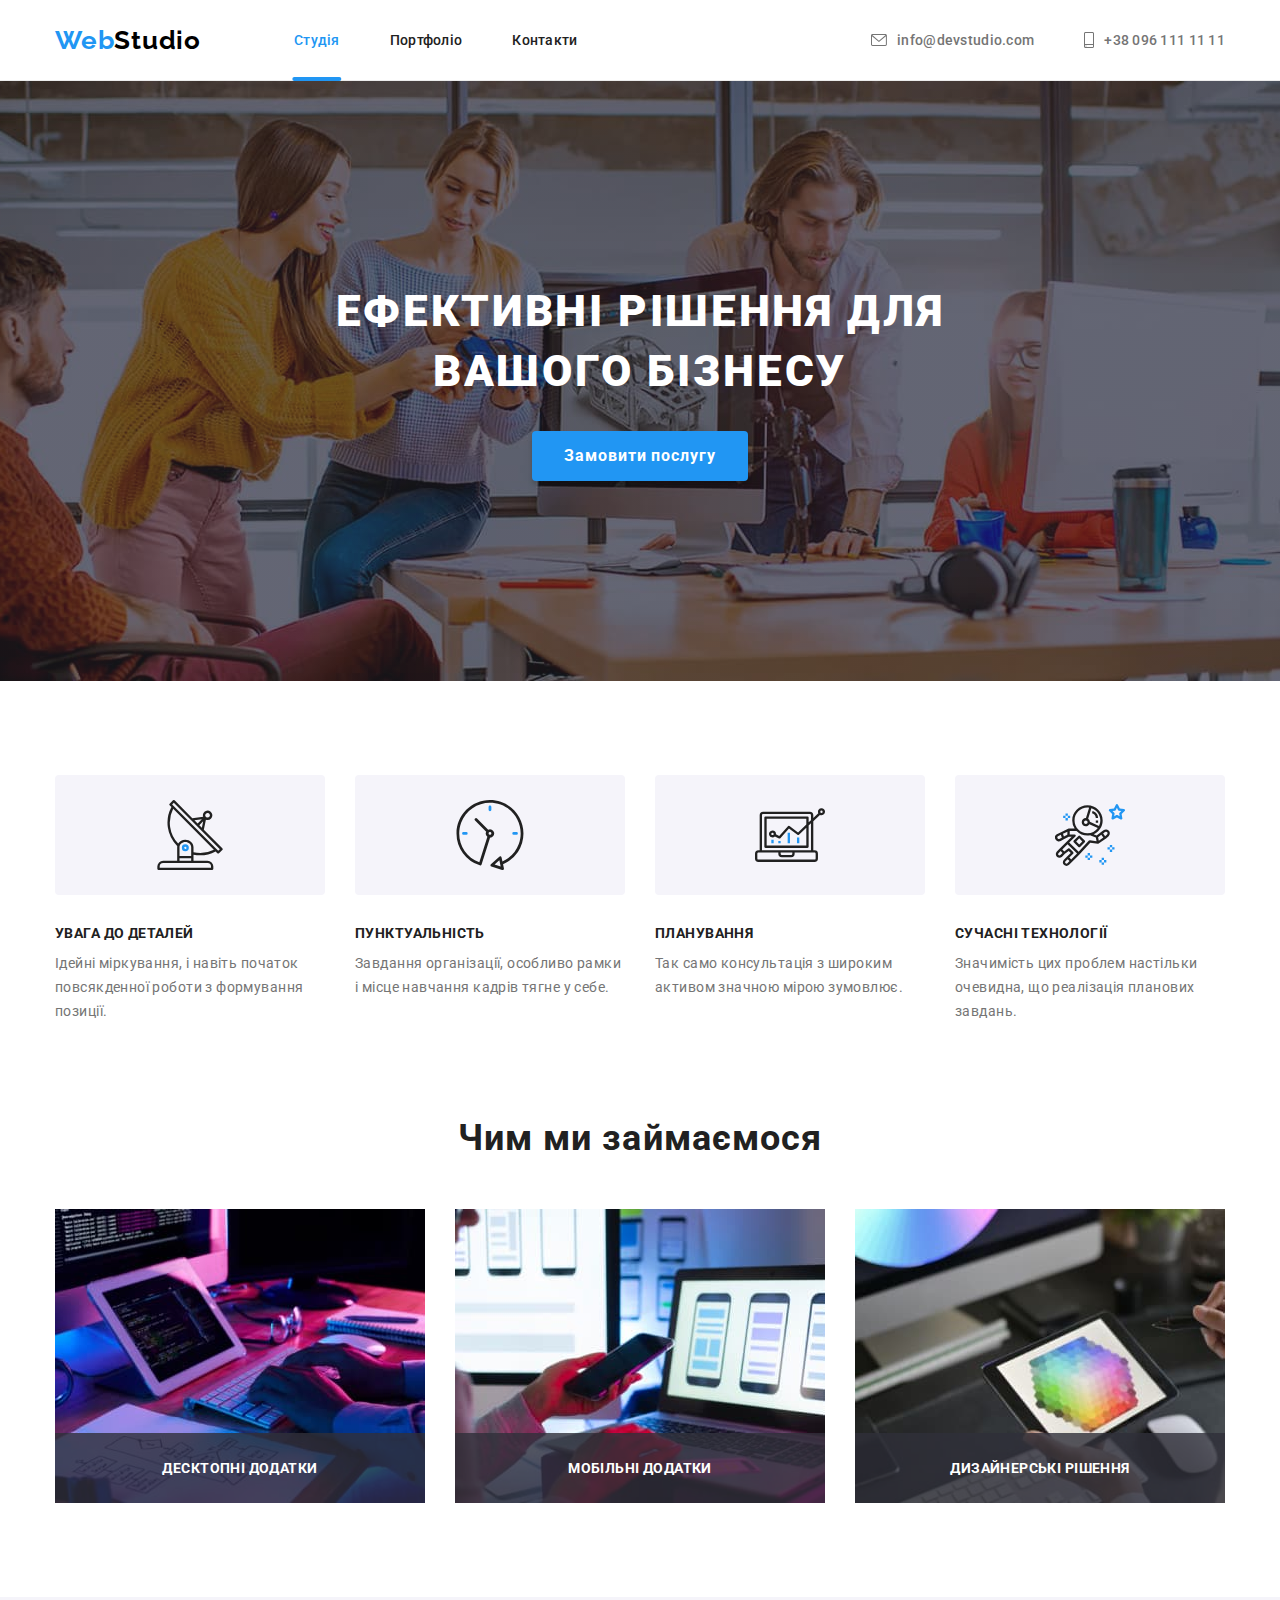
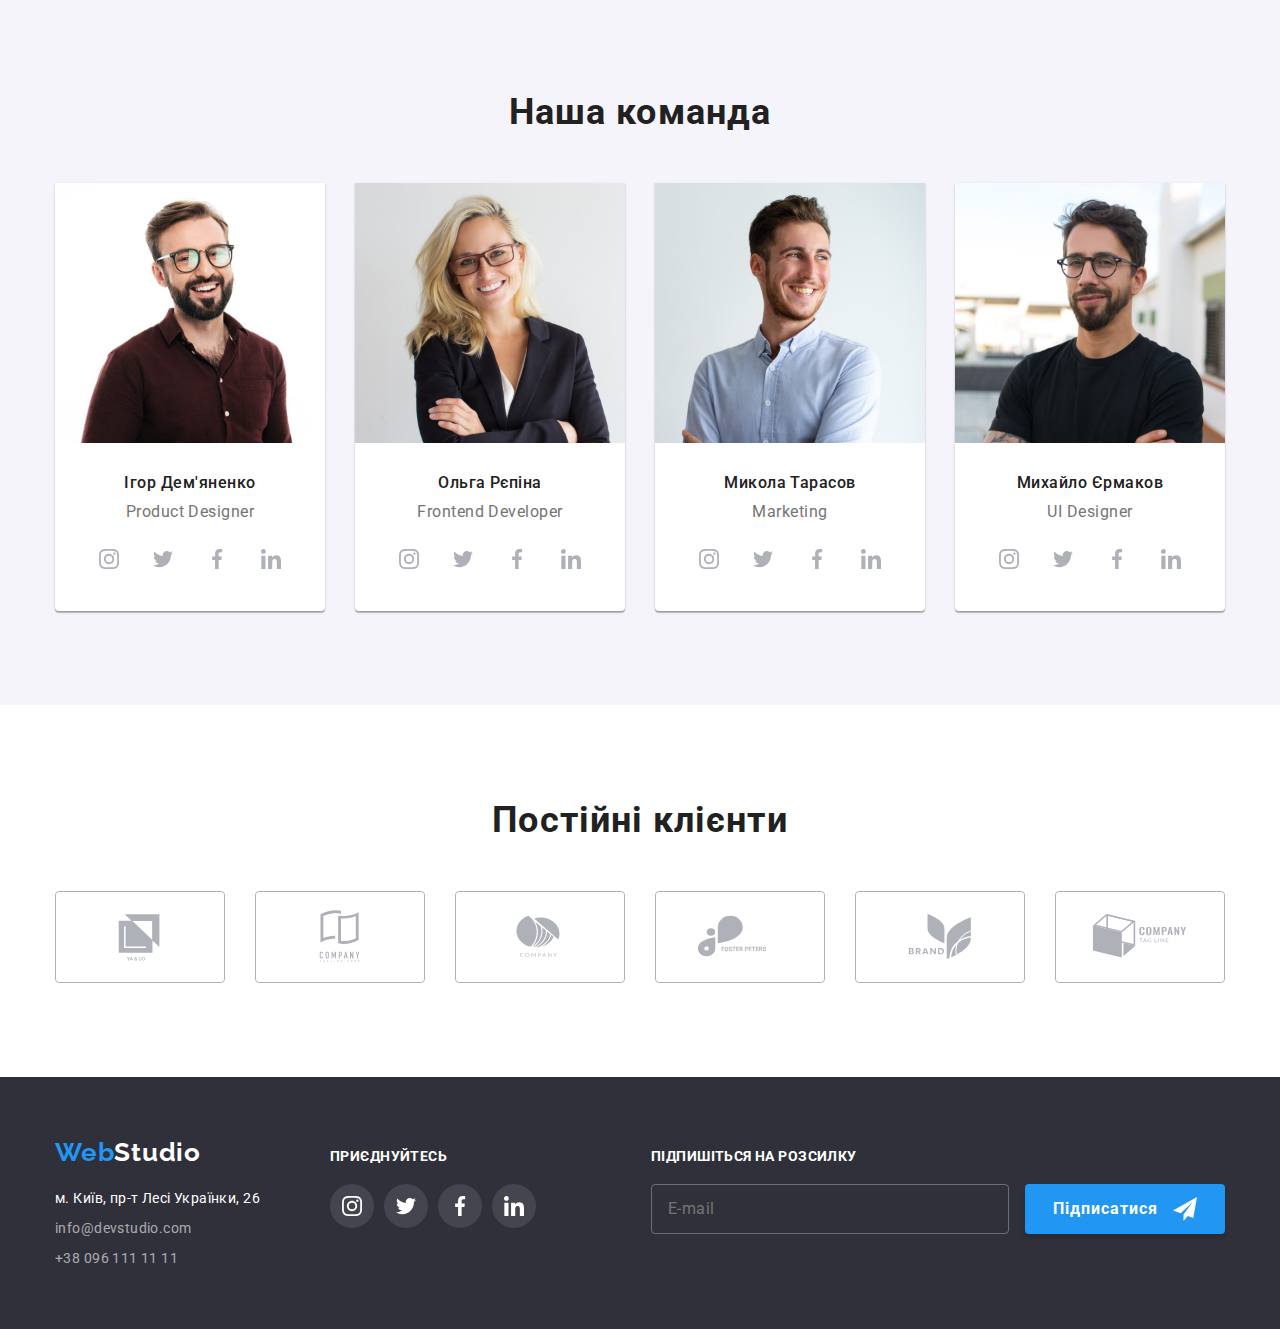
<file: index.html>
<!DOCTYPE html>
<html lang="uk">
  <head>
    <meta charset="UTF-8" />
    <meta http-equiv="X-UA-Compatible" content="IE=edge" />
    <meta name="viewport" content="width=device-width, initial-scale=1.0" />
    <title lang="en">Web Studio (Version 2.1)</title>
    <!--Fonts-->
    <link rel="preconnect" href="https://fonts.googleapis.com" />
    <link rel="preconnect" href="https://fonts.gstatic.com" crossorigin />
    <link
      href="https://fonts.googleapis.com/css2?family=Raleway:wght@700&family=Roboto:wght@400;500;700;900&display=swap"
      rel="stylesheet"
    />
    <!--Modern normalize-->
    <link
      rel="stylesheet"
      href="https://cdnjs.cloudflare.com/ajax/libs/modern-normalize/1.1.0/modern-normalize.min.css"
    />
    <!--Custom styles-->
    <link rel="stylesheet" href="./css/styles.css" />
  </head>

  <body>
    <header class="header">
      <div class="container header-container">
        <a href="./index.html" lang="en" class="logo logo-header link"
          ><span class="logo-accent">Web</span>Studio</a
        >
        <nav>
          <ul class="nav-list list">
            <li class="nav-item">
              <a href="./index.html" class="nav-link link current">Студія</a>
            </li>
            <li class="nav-item">
              <a href="./portfolio.html" class="nav-link link">Портфоліо</a>
            </li>
            <li class="nav-item">
              <a href="" class="nav-link link">Контакти</a>
            </li>
          </ul>
        </nav>
        <ul class="contact-list list">
          <li>
            <a href="mailto:info@devstudio.com" class="contact link" lang="en">
              <svg class="mail-icon" width="16" height="12">
                <use href="./images/icons.svg#icon-envelope"></use>
              </svg>
              info@devstudio.com
            </a>
          </li>
          <li>
            <a href="tel:+380961111111" class="contact link">
              <svg class="phone-icon" width="10" height="16">
                <use href="./images/icons.svg#icon-smartphone"></use>
              </svg>
              +38 096 111 11 11
            </a>
          </li>
        </ul>
      </div>
    </header>
    <main>
      <section class="hero-section">
        <div class="container">
          <h1 class="hero-title">Ефективні рішення для вашого бізнесу</h1>
          <button type="button" class="hero-btn btn" data-modal-open>
            Замовити послугу
          </button>
        </div>
      </section>
      <section class="section">
        <div class="container">
          <h2 class="visually-hidden">Наші переваги</h2>
          <ul class="features-list card-set list">
            <li class="card-set-item">
              <div class="features-card">
                <svg class="feature-icon" width="70" height="70">
                  <use href="./images/icons.svg#icon-antenna"></use>
                </svg>
              </div>
              <h3 class="features-item">Увага до деталей</h3>
              <p class="features-text">
                Ідейні міркування, і навіть початок повсякденної роботи з
                формування позиції.
              </p>
            </li>
            <li class="card-set-item">
              <div class="features-card">
                <svg class="feature-icon" width="70" height="70">
                  <use href="./images/icons.svg#icon-clock"></use>
                </svg>
              </div>
              <h3 class="features-item">Пунктуальність</h3>
              <p class="features-text">
                Завдання організації, особливо рамки і місце навчання кадрів
                тягне у себе.
              </p>
            </li>
            <li class="card-set-item">
              <div class="features-card">
                <svg class="feature-icon" width="70" height="70">
                  <use href="./images/icons.svg#icon-diagram"></use>
                </svg>
              </div>
              <h3 class="features-item">Планування</h3>
              <p class="features-text">
                Так само консультація з широким активом значною мірою зумовлює.
              </p>
            </li>
            <li class="card-set-item">
              <div class="features-card">
                <svg class="feature-icon" width="70" height="70">
                  <use href="./images/icons.svg#icon-astronaut"></use>
                </svg>
              </div>
              <h3 class="features-item">Сучасні технології</h3>
              <p class="features-text">
                Значимість цих проблем настільки очевидна, що реалізація
                планових завдань.
              </p>
            </li>
          </ul>
        </div>
      </section>
      <section class="work-section section">
        <div class="container">
          <h2 class="section-title">Чим ми займаємося</h2>
          <ul class="work-list card-set list">
            <li class="work-item card-set-item">
              <img
                src="./images/work1.jpg"
                alt="Приклади робіт"
                width="370"
                height="294"
              />
              <div class="work-overlay">
                <p class="work-text">Десктопні додатки</p>
              </div>
            </li>
            <li class="work-item card-set-item">
              <img
                src="./images/work2.jpg"
                alt="Приклади робіт"
                width="370"
                height="294"
              />
              <div class="work-overlay">
                <p class="work-text">Мобільні додатки</p>
              </div>
            </li>
            <li class="work-item card-set-item">
              <img
                src="./images/work3.jpg"
                alt="Приклади робіт"
                width="370"
                height="294"
              />
              <div class="work-overlay">
                <p class="work-text">Дизайнерські рішення</p>
              </div>
            </li>
          </ul>
        </div>
      </section>
      <section class="team section">
        <div class="container">
          <h2 class="section-title">Наша команда</h2>
          <ul class="card-set list">
            <li class="team-card card-set-item">
              <img
                src="./images/team1.jpg"
                alt="Член команди"
                width="270"
                height="260"
              />
              <div class="team-wrapper">
                <h3 class="team-name">Ігор Дем'яненко</h3>
                <p lang="en" class="team-postion">Product Designer</p>
                <ul class="socials list">
                  <li class="socials-item">
                    <a
                      class="socials-link link"
                      href="https://www.instagram.com"
                      target="_blank"
                      rel="noopener noreferrer nofollow"
                      aria-label="Instagram"
                    >
                      <svg class="socials-icon" width="20" height="20">
                        <use href="./images/icons.svg#icon-instagram"></use>
                      </svg>
                    </a>
                  </li>
                  <li class="socials-item">
                    <a
                      class="socials-link link"
                      href="https://twitter.com"
                      target="_blank"
                      rel="noopener noreferrer nofollow"
                      aria-label="Twitter"
                    >
                      <svg class="socials-icon" width="20" height="20">
                        <use href="./images/icons.svg#icon-twitter"></use>
                      </svg>
                    </a>
                  </li>
                  <li class="socials-item">
                    <a
                      class="socials-link link"
                      href="https://www.facebook.com"
                      target="_blank"
                      rel="noopener noreferrer nofollow"
                      aria-label="Facebook"
                    >
                      <svg class="socials-icon" width="20" height="20">
                        <use href="./images/icons.svg#icon-facebook"></use>
                      </svg>
                    </a>
                  </li>
                  <li class="socials-item">
                    <a
                      class="socials-link link"
                      href="https://www.linkedin.com"
                      target="_blank"
                      rel="noopener noreferrer nofollow"
                      aria-label="Linkedin"
                    >
                      <svg class="socials-icon" width="20" height="20">
                        <use href="./images/icons.svg#icon-linkedin"></use>
                      </svg>
                    </a>
                  </li>
                </ul>
              </div>
            </li>
            <li class="team-card card-set-item">
              <img
                src="./images/team2.jpg"
                alt="Член команди"
                width="270"
                height="260"
              />
              <div class="team-wrapper">
                <h3 class="team-name">Ольга Рєпіна</h3>
                <p lang="en" class="team-postion">Frontend Developer</p>
                <ul class="socials list">
                  <li class="socials-item">
                    <a
                      class="socials-link link"
                      href="https://www.instagram.com"
                      target="_blank"
                      rel="noopener noreferrer nofollow"
                      aria-label="Instagram"
                    >
                      <svg class="socials-icon" width="20" height="20">
                        <use href="./images/icons.svg#icon-instagram"></use>
                      </svg>
                    </a>
                  </li>
                  <li class="socials-item">
                    <a
                      class="socials-link link"
                      href="https://twitter.com"
                      target="_blank"
                      rel="noopener noreferrer nofollow"
                      aria-label="Twitter"
                    >
                      <svg class="socials-icon" width="20" height="20">
                        <use href="./images/icons.svg#icon-twitter"></use>
                      </svg>
                    </a>
                  </li>
                  <li class="socials-item">
                    <a
                      class="socials-link link"
                      href="https://www.facebook.com"
                      target="_blank"
                      rel="noopener noreferrer nofollow"
                      aria-label="Facebook"
                    >
                      <svg class="socials-icon" width="20" height="20">
                        <use href="./images/icons.svg#icon-facebook"></use>
                      </svg>
                    </a>
                  </li>
                  <li class="socials-item">
                    <a
                      class="socials-link link"
                      href="https://www.linkedin.com"
                      target="_blank"
                      rel="noopener noreferrer nofollow"
                      aria-label="Linkedin"
                    >
                      <svg class="socials-icon" width="20" height="20">
                        <use href="./images/icons.svg#icon-linkedin"></use>
                      </svg>
                    </a>
                  </li>
                </ul>
              </div>
            </li>
            <li class="team-card card-set-item">
              <img
                src="./images/team3.jpg"
                alt="Член команди"
                width="270"
                height="260"
              />
              <div class="team-wrapper">
                <h3 class="team-name">Микола Тарасов</h3>
                <p lang="en" class="team-postion">Marketing</p>
                <ul class="socials list">
                  <li class="socials-item">
                    <a
                      class="socials-link link"
                      href="https://www.instagram.com"
                      target="_blank"
                      rel="noopener noreferrer nofollow"
                      aria-label="Instagram"
                    >
                      <svg class="socials-icon" width="20" height="20">
                        <use href="./images/icons.svg#icon-instagram"></use>
                      </svg>
                    </a>
                  </li>
                  <li class="socials-item">
                    <a
                      class="socials-link link"
                      href="https://twitter.com"
                      target="_blank"
                      rel="noopener noreferrer nofollow"
                      aria-label="Twitter"
                    >
                      <svg class="socials-icon" width="20" height="20">
                        <use href="./images/icons.svg#icon-twitter"></use>
                      </svg>
                    </a>
                  </li>
                  <li class="socials-item">
                    <a
                      class="socials-link link"
                      href="https://www.facebook.com"
                      target="_blank"
                      rel="noopener noreferrer nofollow"
                      aria-label="Facebook"
                    >
                      <svg class="socials-icon" width="20" height="20">
                        <use href="./images/icons.svg#icon-facebook"></use>
                      </svg>
                    </a>
                  </li>
                  <li class="socials-item">
                    <a
                      class="socials-link link"
                      href="https://www.linkedin.com"
                      target="_blank"
                      rel="noopener noreferrer nofollow"
                      aria-label="Linkedin"
                    >
                      <svg class="socials-icon" width="20" height="20">
                        <use href="./images/icons.svg#icon-linkedin"></use>
                      </svg>
                    </a>
                  </li>
                </ul>
              </div>
            </li>
            <li class="team-card card-set-item">
              <img
                src="./images/team4.jpg"
                alt="Член команди"
                width="270"
                height="260"
              />
              <div class="team-wrapper">
                <h3 class="team-name">Михайло Єрмаков</h3>
                <p lang="en" class="team-postion">UI Designer</p>
                <ul class="socials list">
                  <li class="socials-item">
                    <a
                      class="socials-link link"
                      href="https://www.instagram.com"
                      target="_blank"
                      rel="noopener noreferrer nofollow"
                      aria-label="Instagram"
                    >
                      <svg class="socials-icon" width="20" height="20">
                        <use href="./images/icons.svg#icon-instagram"></use>
                      </svg>
                    </a>
                  </li>
                  <li class="socials-item">
                    <a
                      class="socials-link link"
                      href="https://twitter.com"
                      target="_blank"
                      rel="noopener noreferrer nofollow"
                      aria-label="Twitter"
                    >
                      <svg class="socials-icon" width="20" height="20">
                        <use href="./images/icons.svg#icon-twitter"></use>
                      </svg>
                    </a>
                  </li>
                  <li class="socials-item">
                    <a
                      class="socials-link link"
                      href="https://www.facebook.com"
                      target="_blank"
                      rel="noopener noreferrer nofollow"
                      aria-label="Facebook"
                    >
                      <svg class="socials-icon" width="20" height="20">
                        <use href="./images/icons.svg#icon-facebook"></use>
                      </svg>
                    </a>
                  </li>
                  <li class="socials-item">
                    <a
                      class="socials-link link"
                      href="https://www.linkedin.com"
                      target="_blank"
                      rel="noopener noreferrer nofollow"
                      aria-label="Linkedin"
                    >
                      <svg class="socials-icon" width="20" height="20">
                        <use href="./images/icons.svg#icon-linkedin"></use>
                      </svg>
                    </a>
                  </li>
                </ul>
              </div>
            </li>
          </ul>
        </div>
      </section>
      <section class="section">
        <div class="container">
          <h2 class="section-title">Постійні клієнти</h2>
          <ul class="client-list list">
            <li>
              <a
                class="client-link link"
                href="./index.html"
                target="_blank"
                rel="noopener noreferrer nofollow"
              >
                <svg class="client-icon" width="106" height="60">
                  <use href="./images/icons.svg#icon-logo"></use>
                </svg>
              </a>
            </li>
            <li>
              <a
                class="client-link link"
                href="./index.html"
                target="_blank"
                rel="noopener noreferrer nofollow"
              >
                <svg class="client-icon" width="106" height="60">
                  <use href="./images/icons.svg#icon-logo2"></use>
                </svg>
              </a>
            </li>
            <li>
              <a
                class="client-link link"
                href="./index.html"
                target="_blank"
                rel="noopener noreferrer nofollow"
              >
                <svg class="client-icon" width="106" height="60">
                  <use href="./images/icons.svg#icon-logo3"></use>
                </svg>
              </a>
            </li>
            <li>
              <a
                class="client-link link"
                href="./index.html"
                target="_blank"
                rel="noopener noreferrer nofollow"
              >
                <svg class="client-icon" width="106" height="60">
                  <use href="./images/icons.svg#icon-logo4"></use>
                </svg>
              </a>
            </li>
            <li>
              <a
                class="client-link link"
                href="./index.html"
                target="_blank"
                rel="noopener noreferrer nofollow"
              >
                <svg class="client-icon" width="106" height="60">
                  <use href="./images/icons.svg#icon-logo5"></use>
                </svg>
              </a>
            </li>
            <li>
              <a
                class="client-link link"
                href="./index.html"
                target="_blank"
                rel="noopener noreferrer nofollow"
              >
                <svg class="client-icon" width="106" height="60">
                  <use href="./images/icons.svg#icon-logo6"></use>
                </svg>
              </a>
            </li>
          </ul>
        </div>
      </section>
    </main>
    <footer class="footer">
      <div class="footer-container container">
        <div class="contacts">
          <a href="./index.html" lang="en" class="logo logo-footer link"
            ><span class="logo-accent">Web</span>Studio</a
          >
          <address>
            <ul class="list">
              <li class="contact-item">
                <a
                  href="https://goo.gl/maps/BQu9GLipV9uaVXhj8"
                  target="_blank"
                  rel="noopener noreferrer nofollow"
                  class="contact-link link"
                  >м. Київ, пр-т Лесі Українки, 26</a
                >
              </li>
              <li class="contact-item">
                <a
                  href="mailto:info@devstudio.com"
                  class="contact-link mail link"
                  lang="en"
                  >info@devstudio.com
                </a>
              </li>
              <li class="contact-item">
                <a href="tel:+380961111111" class="contact-link phone link"
                  >+38 096 111 11 11
                </a>
              </li>
            </ul>
          </address>
        </div>
        <div class="social">
          <strong class="footer-title">приєднуйтесь</strong>
          <ul class="socials list">
            <li class="socials-item">
              <a
                class="footer-socials-link link"
                href="https://www.instagram.com"
                target="_blank"
                rel="noopener noreferrer nofollow"
                aria-label="Instagram"
              >
                <svg class="footer-socials-icon" width="20" height="20">
                  <use href="./images/icons.svg#icon-instagram"></use>
                </svg>
              </a>
            </li>
            <li class="socials-item">
              <a
                class="footer-socials-link link"
                href="https://twitter.com"
                target="_blank"
                rel="noopener noreferrer nofollow"
                aria-label="Twitter"
              >
                <svg class="footer-socials-icon" width="20" height="20">
                  <use href="./images/icons.svg#icon-twitter"></use>
                </svg>
              </a>
            </li>
            <li class="socials-item">
              <a
                class="footer-socials-link link"
                href="https://www.facebook.com"
                target="_blank"
                rel="noopener noreferrer nofollow"
                aria-label="Facebook"
              >
                <svg class="footer-socials-icon" width="20" height="20">
                  <use href="./images/icons.svg#icon-facebook"></use>
                </svg>
              </a>
            </li>
            <li class="socials-item">
              <a
                class="footer-socials-link link"
                href="https://www.linkedin.com"
                target="_blank"
                rel="noopener noreferrer nofollow"
                aria-label="Linkedin"
              >
                <svg class="footer-socials-icon" width="20" height="20">
                  <use href="./images/icons.svg#icon-linkedin"></use>
                </svg>
              </a>
            </li>
          </ul>
        </div>
        <form class="subscription-form">
          <label class="subscription">
            <strong class="footer-title">Підпишіться на розсилку</strong>
            <input
              class="subscription-field"
              type="email"
              placeholder="E-mail"
              name="user-email"
              required
            />
          </label>
          <button class="subscribe-btn btn" type="submit">
            Підписатися
            <svg class="icon-send" width="24" height="24">
              <use href="./images/icons.svg#icon-send"></use>
            </svg>
          </button>
        </form>
      </div>
    </footer>
    <div class="backdrop is-hidden" data-modal>
      <div class="modal">
        <button class="close-btn btn" type="button" data-modal-close>
          <svg class="close-icon" width="18" height="18">
            <use href="./images/icons.svg#icon-close"></use>
          </svg>
        </button>
        <form class="order-form">
          <strong class="order-form-title"
            >Залиште свої дані, ми вам передзвонимо</strong
          >
          <div class="form-group" role="group">
            <label class="order-form-label" for="user-name">Ім'я</label>
            <div class="input-wrapper">
              <input
                class="order-form-input"
                type="text"
                id="user-name"
                name="user-name"
                required
              />
              <svg class="input-icon" width="18" height="18">
                <use href="./images/icons.svg#icon-person"></use>
              </svg>
            </div>
            <label class="order-form-label" for="user-phone">Телефон</label>
            <div class="input-wrapper">
              <input
                class="order-form-input"
                type="tel"
                id="user-phone"
                name="user-phone"
                required
              />
              <svg class="input-icon" width="18" height="18">
                <use href="./images/icons.svg#icon-phone"></use>
              </svg>
            </div>
            <label class="order-form-label" for="user-mail">Пошта</label>
            <div class="input-wrapper">
              <input
                class="order-form-input"
                type="email"
                id="user-mail"
                name="user-mail"
                required
              />
              <svg class="input-icon" width="18" height="18">
                <use href="./images/icons.svg#icon-email"></use>
              </svg>
            </div>
            <label class="order-form-label" for="user-message">Коментар</label>
            <textarea
              class="order-form-text"
              name="user-message"
              id="user-message"
              placeholder="Введіть текст"
            ></textarea>
          </div>

          <label class="checkbox-label" for="form-checkbox">
            <input
              class="checkbox-input visually-hidden"
              type="checkbox"
              id="form-checkbox"
              name="form-checkbox"
              required
            />
            <svg class="checkbox-icon" width="16" height="15">
              <use class="uncheck" href="./images/icons.svg#icon-uncheck"></use>
              <use class="check" href="./images/icons.svg#icon-check"></use>
            </svg>
            Погоджуюся з розсилкою та приймаю
            <a class="terms-link" href="./index.html">Умови договору</a>
          </label>

          <button class="order-btn btn" type="submit">Відправити</button>
        </form>
      </div>
    </div>
    <script src="./js/modal.js"></script>
  </body>
</html>
</file>
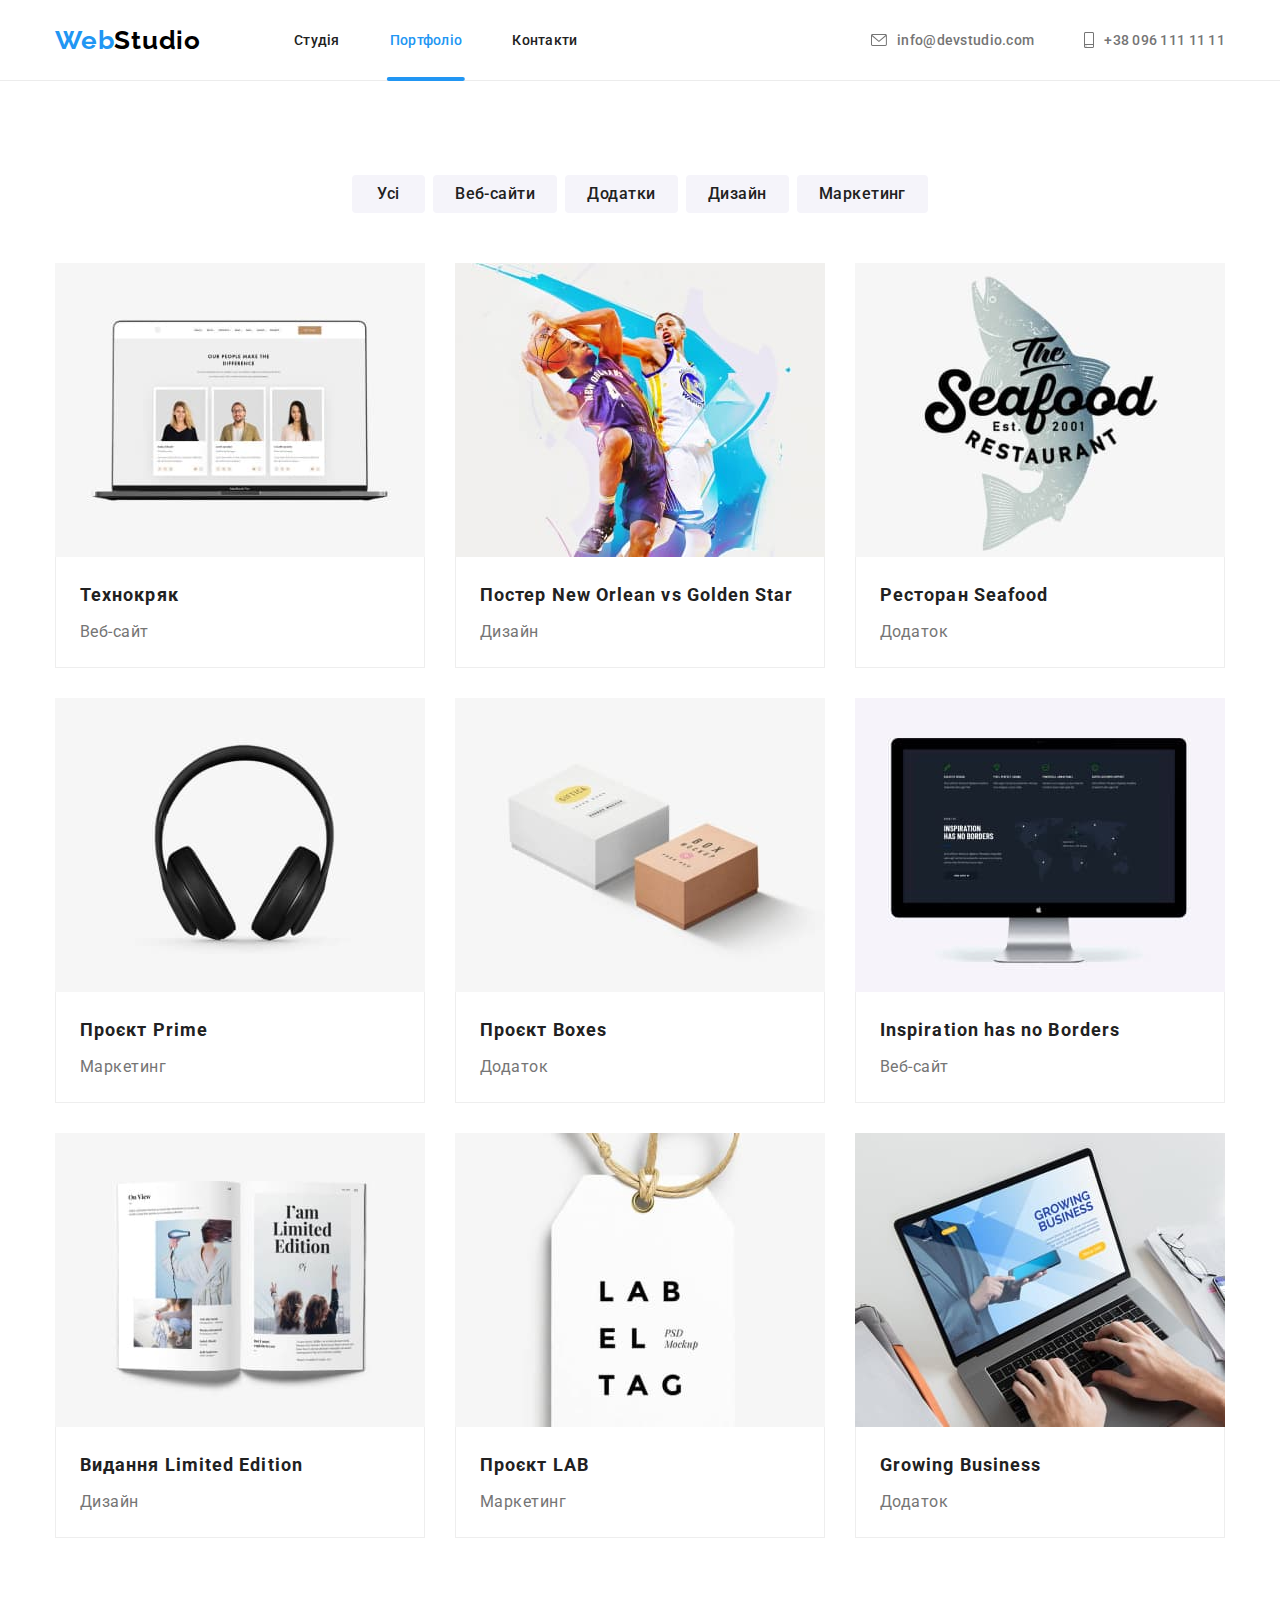
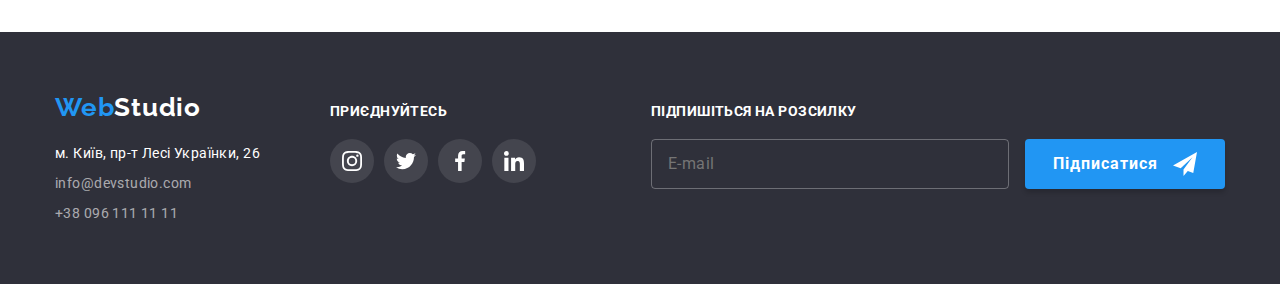
<file: portfolio.html>
<!DOCTYPE html>
<html lang="uk">
  <head>
    <meta charset="UTF-8" />
    <meta http-equiv="X-UA-Compatible" content="IE=edge" />
    <meta name="viewport" content="width=device-width, initial-scale=1.0" />
    <title lang="en">Web Studio (Version 2.1)</title>
    <!--Fonts-->
    <link rel="preconnect" href="https://fonts.googleapis.com" />
    <link rel="preconnect" href="https://fonts.gstatic.com" crossorigin />
    <link
      href="https://fonts.googleapis.com/css2?family=Raleway:wght@700&family=Roboto:wght@400;500;700;900&display=swap"
      rel="stylesheet"
    />
    <!--Modern normalize-->
    <link
      rel="stylesheet"
      href="https://cdnjs.cloudflare.com/ajax/libs/modern-normalize/1.1.0/modern-normalize.min.css"
    />
    <!--Custom styles-->
    <link rel="stylesheet" href="./css/styles.css" />
  </head>

  <body>
    <header class="header">
      <div class="container header-container">
        <a href="./index.html" lang="en" class="logo logo-header link"
          ><span class="logo-accent">Web</span>Studio</a
        >
        <nav>
          <ul class="nav-list list">
            <li class="nav-item">
              <a href="./index.html" class="nav-link link">Студія</a>
            </li>
            <li class="nav-item">
              <a href="./portfolio.html" class="nav-link link current"
                >Портфоліо</a
              >
            </li>
            <li class="nav-item">
              <a href="" class="nav-link link">Контакти</a>
            </li>
          </ul>
        </nav>
        <ul class="contact-list list">
          <li>
            <a href="mailto:info@devstudio.com" class="contact link" lang="en">
              <svg class="mail-icon" width="16" height="12">
                <use href="./images/icons.svg#icon-envelope"></use>
              </svg>
              info@devstudio.com
            </a>
          </li>
          <li>
            <a href="tel:+380961111111" class="contact link">
              <svg class="phone-icon" width="10" height="16">
                <use href="./images/icons.svg#icon-smartphone"></use>
              </svg>
              +38 096 111 11 11
            </a>
          </li>
        </ul>
      </div>
    </header>
    <main>
      <section class="section">
        <div class="container">
          <h1 class="visually-hidden">Наші проєкти</h1>
          <ul class="filter-list list">
            <li>
              <button type="button" class="filter-btn btn">Усі</button>
            </li>
            <li>
              <button type="button" class="filter-btn btn">Веб-сайти</button>
            </li>
            <li>
              <button type="button" class="filter-btn btn">Додатки</button>
            </li>
            <li>
              <button type="button" class="filter-btn btn">Дизайн</button>
            </li>
            <li>
              <button type="button" class="filter-btn btn">Маркетинг</button>
            </li>
          </ul>
          <ul class="portfolio-list card-set list">
            <li class="portfolio-card card-set-item">
              <a href="" class="link">
                <div class="project-thumb">
                  <img
                    src="./images/portfolio/laptop.jpg"
                    alt="Ноутбук з веб-сайтом"
                    width="370"
                    height="294"
                  />
                  <div class="overlay">
                    <p class="overlay-text">
                      Ресурс пропонує комплексні пропозиції з різним рівнем
                      функціоналу та сервісів. Все це дозволить відвідувачу
                      отримати вичерпні відомості про компанію чи приватну
                      особу.
                    </p>
                  </div>
                </div>
                <div class="project-wrapper">
                  <h2 class="project-title">Технокряк</h2>
                  <p class="project-text">Веб-сайт</p>
                </div>
              </a>
            </li>
            <li class="portfolio-card card-set-item">
              <a href="" class="link">
                <div class="project-thumb">
                  <img
                    src="./images/portfolio/poster.jpg"
                    alt="Постер з баскетболістами"
                    width="370"
                    height="294"
                  />
                  <div class="overlay">
                    <p class="overlay-text">
                      Ресурс пропонує комплексні пропозиції з різним рівнем
                      функціоналу та сервісів. Все це дозволить відвідувачу
                      отримати вичерпні відомості про компанію чи приватну
                      особу.
                    </p>
                  </div>
                </div>
                <div class="project-wrapper">
                  <h2 class="project-title">
                    Постер <span lang="en">New Orlean vs Golden Star</span>
                  </h2>
                  <p class="project-text">Дизайн</p>
                </div>
              </a>
            </li>
            <li class="portfolio-card card-set-item">
              <a href="" class="link">
                <div class="project-thumb">
                  <img
                    src="./images/portfolio/seafood.jpg"
                    alt="Логотип рибного ресторану"
                    width="370"
                    height="294"
                  />
                  <div class="overlay">
                    <p class="overlay-text">
                      Ресурс пропонує комплексні пропозиції з різним рівнем
                      функціоналу та сервісів. Все це дозволить відвідувачу
                      отримати вичерпні відомості про компанію чи приватну
                      особу.
                    </p>
                  </div>
                </div>
                <div class="project-wrapper">
                  <h2 class="project-title">
                    Ресторан <span lang="en">Seafood</span>
                  </h2>
                  <p class="project-text">Додаток</p>
                </div>
              </a>
            </li>
            <li class="portfolio-card card-set-item">
              <a href="" class="link">
                <div class="project-thumb">
                  <img
                    src="./images/portfolio/headphones.jpg"
                    alt="Навушники"
                    width="370"
                    height="294"
                  />
                  <div class="overlay">
                    <p class="overlay-text">
                      Ресурс пропонує комплексні пропозиції з різним рівнем
                      функціоналу та сервісів. Все це дозволить відвідувачу
                      отримати вичерпні відомості про компанію чи приватну
                      особу.
                    </p>
                  </div>
                </div>
                <div class="project-wrapper">
                  <h2 class="project-title">
                    Проєкт <span lang="en">Prime</span>
                  </h2>
                  <p class="project-text">Маркетинг</p>
                </div>
              </a>
            </li>
            <li class="portfolio-card card-set-item">
              <a href="" class="link">
                <div class="project-thumb">
                  <img
                    src="./images/portfolio/boxes.jpg"
                    alt="Дві коробки"
                    width="370"
                    height="294"
                  />
                  <div class="overlay">
                    <p class="overlay-text">
                      Ресурс пропонує комплексні пропозиції з різним рівнем
                      функціоналу та сервісів. Все це дозволить відвідувачу
                      отримати вичерпні відомості про компанію чи приватну
                      особу.
                    </p>
                  </div>
                </div>
                <div class="project-wrapper">
                  <h2 class="project-title">
                    Проєкт <span lang="en">Boxes</span>
                  </h2>
                  <p class="project-text">Додаток</p>
                </div>
              </a>
            </li>
            <li class="portfolio-card card-set-item">
              <a href="" class="link">
                <div class="project-thumb">
                  <img
                    src="./images/portfolio/monitor.jpg"
                    alt="Монітор з веб-сайтом"
                    width="370"
                    height="294"
                  />
                  <div class="overlay">
                    <p class="overlay-text">
                      Ресурс пропонує комплексні пропозиції з різним рівнем
                      функціоналу та сервісів. Все це дозволить відвідувачу
                      отримати вичерпні відомості про компанію чи приватну
                      особу.
                    </p>
                  </div>
                </div>
                <div class="project-wrapper">
                  <h2 lang="en" class="project-title">
                    Inspiration has no Borders
                  </h2>
                  <p class="project-text">Веб-сайт</p>
                </div>
              </a>
            </li>
            <li class="portfolio-card card-set-item">
              <a href="" class="link">
                <div class="project-thumb">
                  <img
                    src="./images/portfolio/magazine.jpg"
                    alt="Журнал"
                    width="370"
                    height="294"
                  />
                  <div class="overlay">
                    <p class="overlay-text">
                      Ресурс пропонує комплексні пропозиції з різним рівнем
                      функціоналу та сервісів. Все це дозволить відвідувачу
                      отримати вичерпні відомості про компанію чи приватну
                      особу.
                    </p>
                  </div>
                </div>
                <div class="project-wrapper">
                  <h2 class="project-title">
                    Видання <span lang="en">Limited Edition</span>
                  </h2>
                  <p class="project-text">Дизайн</p>
                </div>
              </a>
            </li>
            <li class="portfolio-card card-set-item">
              <a href="" class="link">
                <div class="project-thumb">
                  <img
                    src="./images/portfolio/lab-tag.jpg"
                    alt="Цінник з надписом TAG"
                    width="370"
                    height="294"
                  />
                  <div class="overlay">
                    <p class="overlay-text">
                      Ресурс пропонує комплексні пропозиції з різним рівнем
                      функціоналу та сервісів. Все це дозволить відвідувачу
                      отримати вичерпні відомості про компанію чи приватну
                      особу.
                    </p>
                  </div>
                </div>
                <div class="project-wrapper">
                  <h2 class="project-title">
                    Проєкт <span lang="en">LAB</span>
                  </h2>
                  <p class="project-text">Маркетинг</p>
                </div>
              </a>
            </li>
            <li class="portfolio-card card-set-item">
              <a href="" class="link">
                <div class="project-thumb">
                  <img
                    src="./images/portfolio/laptop-hands.jpg"
                    alt="Ноутбук з руками людини"
                    width="370"
                    height="294"
                  />
                  <div class="overlay">
                    <p class="overlay-text">
                      Ресурс пропонує комплексні пропозиції з різним рівнем
                      функціоналу та сервісів. Все це дозволить відвідувачу
                      отримати вичерпні відомості про компанію чи приватну
                      особу.
                    </p>
                  </div>
                </div>
                <div class="project-wrapper">
                  <h2 lang="en" class="project-title">Growing Business</h2>
                  <p class="project-text">Додаток</p>
                </div>
              </a>
            </li>
          </ul>
        </div>
      </section>
    </main>
    <footer class="footer">
      <div class="footer-container container">
        <div class="contacts">
          <a href="./index.html" lang="en" class="logo logo-footer link"
            ><span class="logo-accent">Web</span>Studio</a
          >
          <address>
            <ul class="list">
              <li class="contact-item">
                <a
                  href="https://goo.gl/maps/BQu9GLipV9uaVXhj8"
                  target="_blank"
                  rel="noopener noreferrer nofollow"
                  class="contact-link link"
                  >м. Київ, пр-т Лесі Українки, 26</a
                >
              </li>
              <li class="contact-item">
                <a
                  href="mailto:info@devstudio.com"
                  class="contact-link mail link"
                  lang="en"
                  >info@devstudio.com
                </a>
              </li>
              <li class="contact-item">
                <a href="tel:+380961111111" class="contact-link phone link"
                  >+38 096 111 11 11
                </a>
              </li>
            </ul>
          </address>
        </div>
        <div class="social">
          <strong class="footer-title">приєднуйтесь</strong>
          <ul class="socials list">
            <li class="socials-item">
              <a
                class="footer-socials-link link"
                href="https://www.instagram.com"
                target="_blank"
                rel="noopener noreferrer nofollow"
                aria-label="Instagram"
              >
                <svg class="footer-socials-icon" width="20" height="20">
                  <use href="./images/icons.svg#icon-instagram"></use>
                </svg>
              </a>
            </li>
            <li class="socials-item">
              <a
                class="footer-socials-link link"
                href="https://twitter.com"
                target="_blank"
                rel="noopener noreferrer nofollow"
                aria-label="Twitter"
              >
                <svg class="footer-socials-icon" width="20" height="20">
                  <use href="./images/icons.svg#icon-twitter"></use>
                </svg>
              </a>
            </li>
            <li class="socials-item">
              <a
                class="footer-socials-link link"
                href="https://www.facebook.com"
                target="_blank"
                rel="noopener noreferrer nofollow"
                aria-label="Facebook"
              >
                <svg class="footer-socials-icon" width="20" height="20">
                  <use href="./images/icons.svg#icon-facebook"></use>
                </svg>
              </a>
            </li>
            <li class="socials-item">
              <a
                class="footer-socials-link link"
                href="https://www.linkedin.com"
                target="_blank"
                rel="noopener noreferrer nofollow"
                aria-label="Linkedin"
              >
                <svg class="footer-socials-icon" width="20" height="20">
                  <use href="./images/icons.svg#icon-linkedin"></use>
                </svg>
              </a>
            </li>
          </ul>
        </div>
        <form class="subscription-form">
          <label class="subscription">
            <strong class="footer-title">Підпишіться на розсилку</strong>
            <input
              class="subscription-field"
              type="email"
              placeholder="E-mail"
              name="user-email"
              required
            />
          </label>
          <button class="subscribe-btn btn" type="submit">
            Підписатися
            <svg class="icon-send" width="24" height="24">
              <use href="./images/icons.svg#icon-send"></use>
            </svg>
          </button>
        </form>
      </div>
    </footer>
  </body>
</html>
</file>
<file: css/styles.css>
:root {
    --main-background-color: #fff;
    --dark-background-color: #2F303A;
    --secondary-background-color: #F5F4FA;
    --hero-backrgound-color: #C4C4C4;
    --hero-gradient: rgba(47, 48, 58, 0.4);
    --modal-backdrop-bg-clr: rgba(0, 0, 0, 0.2);
    --main-text-color: #757575;
    --main-title-color: #212121;
    --accent-color: #2196F3;
    --logo-color: #000;
    --main-white-color: #fff;
    --sencondary-white-color: rgba(255, 255, 255, 0.6);
    --btn-active-color: #188CE8;
    --portfolio-card-border-color: #EEEEEE;
    --feature-icon-bg: #F5F4FA;
    --icon-main-color: #AFB1B8;
    --icon-white-color: #fff;
    --icon-footer-bg-color: rgba(255, 255, 255, 0.1);
    --icon-black-color: #000;
    --icon-modal-color: #212121;
    --border-color: #AFB1B8;
    --overlay-accent-background-color: rgba(33, 150, 243, 0.9);
    --overlay-dark-background-color: rgba(47, 48, 58, 0.8);
    --indent: 30px;
    --items: 4;
    --anmtn-duration-cubic: 250ms cubic-bezier(0.4, 0, 0.2, 1);
}

.container {
    width: 1200px;
    padding-left: 15px;
    padding-right: 15px;
    margin-left: auto;
    margin-right: auto;

    /*outline: 2px solid red;*/
}
body {
    font-family: 'Roboto', 'Verdana', sans-serif;
    font-size: 14px;
    background-color: var(--main-background-color);
    color: var(--main-text-color);
}

.visually-hidden {
    position: absolute;
    width: 1px;
    height: 1px;
    margin: -1px;
    border: 0;
    padding: 0;
    white-space: nowrap;
    clip-path: inset(100%);
    clip: rect(0 0 0 0);
    overflow: hidden;
}

/* Card set */

.card-set {
    display: flex;
    flex-wrap: wrap;
    gap: var(--indent);
}

.card-set-item {
    flex-basis: calc((100% - var(--indent) * (var(--items) - 1)) / (var(--items)));
}

/* Reset*/

h1, h2, h3, h4, h5, h6, p {
    margin: 0;
}

img {
    display: block;
    max-width: 100%;
    height: auto;
}

.link {
    text-decoration: none;
}

.list {
    padding: 0;
    margin: 0;
    list-style: none;
}

.btn {
    font-family: inherit;
    cursor: pointer;
    border: 0;
}

/* Header*/

.header {
    background-color: var(--main-background-color);
    border-bottom: 1px solid #ECECEC;
}

.header-container {
    display: flex;
    align-items: center;
}

.logo {
    font-family: 'Raleway', sans-serif;
    font-weight: 700;
    font-size: 26px;
    line-height: calc(31 / 26);
    letter-spacing: 0.03em;
    color: var(--logo-color);
}

.logo-header {
    margin-right: 93px;
}

.logo-accent {
    color: var(--accent-color)
}

.nav-list {
    display: flex;
    gap: 50px;
}

.nav-item {
    position: relative;
}

.nav-link {
    display: block;
    padding-top: 32px;
    padding-bottom: 32px;
    font-weight: 500;
    line-height: calc(16 / 14);
    letter-spacing: 0.02em;
    color: var(--main-title-color);
    transition: color var(--anmtn-duration-cubic);
}

.nav-link:hover,
.nav-link:focus {
    color: var(--accent-color)
}

.nav-link.current {
    color: var(--accent-color)
}

.nav-link.current::after {
    position: absolute;
    left: 50%;
    bottom: -1px;
    transform: translateX(-50%);

    content: '';
    display: block;

    width: 108%;
    height: 4px;
    
    background-color: var(--accent-color);
    border-radius: 2px;
}

.contact-list {
    display: flex;
    gap: 50px;
    margin-left: auto;
}

.contact {
    display: flex;
    align-items: center;
    padding-top: 32px;
    padding-bottom: 32px;
    font-weight: 500;
    line-height: calc(16 / 14);
    letter-spacing: 0.02em;
    color: var(--main-text-color);
    transition: color var(--anmtn-duration-cubic);
}

.contact:hover,
.contact:focus {
    color: var(--accent-color);
}

.mail-icon, .phone-icon {
    margin-right: 10px;
    fill: currentColor;
}

/* Hero*/

.hero-section {
    max-width: 1600px;
    margin: 0 auto;
    padding-top: 200px;
    padding-bottom: 200px;
    background-color: var(--hero-backrgound-color);
    background-image: linear-gradient(var(--hero-gradient), var(--hero-gradient)), url(../images/hero.jpg);
    background-repeat: no-repeat;
    background-position: center;
    text-align: center;
}

.hero-title {
    width: 696px;
    margin-right: auto;
    margin-left: auto;
    margin-bottom: 30px;

    font-weight: 900;
    font-size: 44px;
    line-height: calc(60 / 44);
    text-align: center;
    letter-spacing: 0.06em;
    text-transform: uppercase;
    color: var(--main-white-color);
}

.hero-btn {
    padding: 10px 32px;
    min-width: 216px;

    font-weight: 700;
    font-size: 16px;
    line-height: calc(30 / 16);
    text-align: center;
    letter-spacing: 0.06em;
    color: var(--main-white-color);
    background-color: var(--accent-color);
    box-shadow: 0px 4px 4px rgba(0, 0, 0, 0.15);
    border-radius: 4px;
    transition: background-color var(--anmtn-duration-cubic);
}

.hero-btn:active,
.hero-btn:hover,
.hero-btn:focus {
    background-color: var(--btn-active-color)
}
/* Features */

.section {
    padding-top: 94px;
    padding-bottom: 94px;
}

.features-card{
    display: flex;
    justify-content: center;
    align-items: center;
    width: 270px;
    height: 120px;
    background-color: var(--feature-icon-bg);
    border-radius: 4px;
    margin-bottom: 30px;
}

.features-item {
    margin-bottom: 10px;
    font-weight: 700;
    font-size: 14px;
    line-height: calc(16 / 14);
    letter-spacing: 0.03em;
    text-transform: uppercase;
    color: var(--main-title-color);
}

.features-text {
    line-height: calc(24 / 14);
    letter-spacing: 0.03em;
}

/* Work examples */

.work-section {
    padding-top: 0;
}

.section-title {
    margin-bottom: 50px;

    font-weight: 700;
    font-size: 36px;
    line-height: calc(42 / 36);
    text-align: center;
    letter-spacing: 0.03em;
    color: var(--main-title-color);
}

.work-list {
    --items: 3;
}

.work-item {
    position: relative;
}

.work-overlay {
    position: absolute;
    left: 0;
    bottom: 0;

    display: flex;
    justify-content: center;
    align-items: center;

    width: 100%;
    height: 70px;

    background-color: var(--overlay-dark-background-color);
}

.work-text {
    font-weight: 700;
    line-height: calc(16/14);
    letter-spacing: 0.03em;
    text-transform: uppercase;
    color: var(--main-white-color);
}

/* Team */

.team {
    background-color: var(--secondary-background-color);
}

.team-card {
    background-color: var(--main-background-color);
    box-shadow: 0px 1px 3px rgba(0, 0, 0, 0.12), 0px 1px 1px rgba(0, 0, 0, 0.14), 0px 2px 1px rgba(0, 0, 0, 0.2);
    border-radius: 0px 0px 4px 4px;
}
.team-wrapper {
    padding: 30px 10px;
}

.team-name {
    margin-bottom: 10px;

    font-weight: 500;
    font-size: 16px;
    line-height: calc(19 / 16);
    text-align: center;
    letter-spacing: 0.03em;
    color: var(--main-title-color);
}

.team-postion {
    margin-bottom: 16px;
    font-size: 16px;
    line-height: calc(19 / 16);
    text-align: center;
    letter-spacing: 0.03em;
}

.socials {
    display: flex;
    justify-content: center;
    align-items: center;
    gap: 10px;
}

.socials-link {
    display: flex;
    justify-content: center;
    align-items: center;
    width: 44px;
    height: 44px;
    border-radius: 50%;
    background-color: var(--main-background-color);
    color: var(--icon-main-color);
    transition: color var(--anmtn-duration-cubic), background-color var(--anmtn-duration-cubic);
}

.socials-link:hover,
.socials-link:focus {
    background-color: var(--accent-color);
    color: var(--icon-white-color);
}

.socials-icon {
    fill: currentColor;
}
/*Clients*/

.client-list {
    display: flex;
    justify-content: center;
    align-items: center;
    gap: 30px;
}

.client-link {
    display: flex;
    justify-content: center;
    align-items: center;
    width: 170px;
    height: 92px;
    color: var(--icon-main-color);
    background-color: var(--main-background-color);
    border-radius: 4px;
    border: 1px solid var(--border-color);
        transition: color var(--anmtn-duration-cubic), border var(--anmtn-duration-cubic);
}

.client-link:hover,
.client-link:focus {
    color: var(--accent-color);
    border: 1px solid var(--accent-color);
}

.client-icon {
    fill: currentColor
}
/* Footer*/

.footer {
    padding-top: 60px;
    padding-bottom: 60px;
    background-color: var(--dark-background-color);
}

.footer-container {
    display: flex;
    align-items: baseline;
}

.contacts {
    margin-right: 70px;
}

.logo-footer {
    display: inline-block;
    margin-bottom: 20px;

    color: var(--main-white-color)
}

.contact-item:not(:last-child) {
    margin-bottom: 9px;
}

.contact-link {
    font-style: normal;
    line-height: calc(21 / 14);
    letter-spacing: 0.03em;
    color: var(--main-white-color);
    transition: color var(--anmtn-duration-cubic);
}
.contact-link.mail ,
.contact-link.phone {
    color: var(--sencondary-white-color);
}

.contact-link:hover,
.contact-link:focus {
    color: var(--accent-color)
}

.footer-title {
    display: block;
    margin-bottom: 20px;
    font-weight: 700;
    font-size: 14px;
    line-height: calc(16/14);
    letter-spacing: 0.03em;
    text-transform: uppercase;
    color: var(--main-white-color);
}

.social {
    margin-right: auto;
}
.footer-socials-link {
    display: flex;
    justify-content: center;
    align-items: center;
    width: 44px;
    height: 44px;
    border-radius: 50%;
    background-color: var(--icon-footer-bg-color);
    color: var(--icon-white-color);
    transition: background-color var(--anmtn-duration-cubic);
}

.footer-socials-link:hover,
.footer-socials-link:focus {
    background-color: var(--accent-color);
}

.footer-socials-icon {
    fill: currentColor;
}

.subscription {
    width: 100%;
    margin-right: 13px;
}

.subscription-field {
    width: 358px;
    height: 50px;
    padding: 15px 16px;
    color: var(--main-white-color);
    background-color: transparent;
    border: 1px solid rgba(255, 255, 255, 0.3);
    border-radius: 4px;

}

.subscription-field::placeholder {
    font-size: 16px;
    line-height: calc(20/16);
    letter-spacing: 0.03em;
}

.subscribe-btn, .order-btn {
    position: relative;
    min-width: 200px;
    padding: 10px 28px;
    background-color: var(--accent-color);
    box-shadow: 0px 4px 4px rgba(0, 0, 0, 0.15);
    border-radius: 4px;
    font-weight: 700;
    font-size: 16px;
    text-align: left;
    line-height: calc(30/16);
    letter-spacing: 0.06em;
    color: var(--main-white-color);
}

.icon-send {
    position: absolute;
    top: 50%;
    right: 28px;
    transform: translateY(-50%);
}
/* ----------------Portfolio CSS------------------- */

/* Filer */

.filter-list {
    display:flex;
    justify-content: center;
    gap: 8px;
    margin-bottom: 50px;
}

.filter-btn {
    padding: 6px 22px;
    min-width: 73px;

    background-color: var(--secondary-background-color);
    font-weight: 500;
    font-size: 16px;
    line-height: calc(26 / 16);
    text-align: center;
    letter-spacing: 0.03em;
    color: var(--main-title-color);
    border-radius: 4px;
    transition: color var(--anmtn-duration-cubic), background-color var(--anmtn-duration-cubic), box-shadow var(--anmtn-duration-cubic);
}

.filter-btn.current {
    color: var(--main-white-color);
    background-color: var(--accent-color);
}

.filter-btn:hover,
.filter-btn:focus {
    color: var(--main-white-color);
    background-color: var(--accent-color);
    box-shadow: 0px 3px 1px rgba(0, 0, 0, 0.1), 0px 1px 2px rgba(0, 0, 0, 0.08), 0px 2px 2px rgba(0, 0, 0, 0.12);
}

/* Portfolio */
.portfolio-list {
    --items: 3;
}

.portfolio-card {
    background-color: var(--main-background-color);
    transition: box-shadow var(--anmtn-duration-cubic);
}

.portfolio-card:hover {
    box-shadow: 0px 1px 1px rgba(0, 0, 0, 0.12), 0px 4px 4px rgba(0, 0, 0, 0.06), 1px 4px 6px rgba(0, 0, 0, 0.16);
}

.project-thumb {
    position: relative;
    overflow: hidden;
}

.overlay{
    position: absolute;
    top: 0;
    left: 0;

    width: 100%;
    height: 100%;
    padding-left: 24px;
    padding-right: 24px;

    display: flex;
    justify-content: center;
    align-items: center;

    background-color: var(--overlay-accent-background-color);

    transform: translateY(100%);
    transition: transform var(--anmtn-duration-cubic);
}

.portfolio-card:hover .overlay {
    transform: translateY(0);
}

.overlay-text{
    font-size: 18px;
    line-height: calc(28/18);
    letter-spacing: 0.03em;
    color: var(--main-white-color);
}

.project-wrapper {
    padding: 20px 24px;

    border: 1px solid var(--portfolio-card-border-color);
    border-top: none;
}

.project-title {
    margin-bottom: 4px;
    font-weight: 700;
    font-size: 18px;
    line-height: calc(36 / 18);
    letter-spacing: 0.06em;
    color: var(--main-title-color);
}

.project-text{
    font-size: 16px;
    line-height: calc(30 / 16);
    letter-spacing: 0.03em;
    color: var(--main-text-color);
}

/* ----------------Modal CSS------------------- */

.backdrop {
    position: fixed;
    top: 0;
    left: 0;

    width: 100%;
    height: 100%;

    background-color: var(--modal-backdrop-bg-clr);

    transition: opacity var(--anmtn-duration-cubic), visibility var(--anmtn-duration-cubic);
}

.backdrop.is-hidden {
    visibility: hidden;
    opacity: 0;
    pointer-events: none;
}

.modal {
    position: absolute;
    top: 50%;
    left: 50%;
    transform: translateX(-50%) translateY(-50%);

    width: 528px;
    height: 581px;
    padding: 40px;

    background-color: var(--main-background-color);
    box-shadow: 0px 1px 3px rgba(0, 0, 0, 0.12), 0px 1px 1px rgba(0, 0, 0, 0.14), 0px 2px 1px rgba(0, 0, 0, 0.2);
    border-radius: 4px;

    transition: transform var(--anmtn-duration-cubic), opacity var(--anmtn-duration-cubic);
}

.backdrop.is-hidden .modal {
    transform: translateX(-50%) translateY(-50%) scale(1.2);
    opacity: 0;
}

.close-btn {
    position: absolute;
    top: 8px;
    right: 8px;

    display: flex;
    justify-content: center;
    align-items: center;

    width: 30px;
    height: 30px;
    padding: 5px;

    color: var(--icon-black-color);
    background-color: var(--icon-white-color);
    border-radius: 50%;
    border: 1px solid rgba(0, 0, 0, 0.1);
}

.close-icon {
    fill: currentColor;
}

.close-btn:hover {
    color: var(--accent-color);
}

.order-form {
    width: 100%
}

.order-form-title {
    display: block;
    margin-bottom: 12px;
    font-weight: 700;
    font-size: 20px;
    line-height: calc(23/20);
    text-align: center;
    letter-spacing: 0.03em;
    color: var(--main-title-color);
}

.order-form-label {
    display: block;
    margin-bottom: 4px;
    font-size: 12px;
    line-height: calc(14/12);
    letter-spacing: 0.01em;
}

.input-wrapper {
    position: relative;
    width: 100%;
}

.order-form-input {
    display: block;
    width: 100%;
    height: 40px;
    padding: 11px 12px 11px 42px;
    margin-bottom: 10px;
    border: 1px solid rgba(33, 33, 33, 0.2);
    border-radius: 4px;
    transition: border-color var(--anmtn-duration-cubic);
}

.order-form-input:focus {
    outline: unset;
    border-color: var(--accent-color);
}

.input-icon {
    position: absolute;
    top: 50%;
    left: 12px;
    transform: translateY(-50%);
    fill: var(--icon-modal-color);;
    transition: fill var(--anmtn-duration-cubic);
}

.order-form-input:focus + .input-icon  {
    fill: var(--accent-color);
}

.order-form-text {
    width: 100%;
    height: 120px;
    padding: 12px 16px;
    margin-bottom: 20px;
    resize: none;
    border: 1px solid rgba(33, 33, 33, 0.2);
    border-radius: 4px;
    transition: border-color var(--anmtn-duration-cubic);
}

.order-form-text:focus {
    outline: unset;
    border-color: var(--accent-color);
}

.order-form-text::placeholder {
    font-size: 12px;
    line-height: calc(14/12);
    letter-spacing: 0.01em;
    color: rgba(117, 117, 117, 0.5);
}

.checkbox-label {
    display: flex;
    justify-content: center;
    align-items: center;
    gap: 7px;
    margin-bottom: 30px;
    line-height: calc(24/14);
    letter-spacing: 0.03em;
}

.uncheck {
    opacity: 1;
    transition: opacity var(--anmtn-duration-cubic);
}

.check {
    opacity: 0;
    transition: opacity var(--anmtn-duration-cubic);
}

.checkbox-input:checked + .checkbox-icon .uncheck {
    opacity: 0;
}

.checkbox-input:checked+.checkbox-icon .check {
    opacity: 1;
}

.checkbox-input:focus + .checkbox-icon {
    outline: auto;
    outline-offset: 1px;
    outline-color: #2360C5;
}

.terms-link {
    text-underline-offset: 2px;
    color: var(--accent-color);
}

.order-btn {
    display: block;
    margin-left: auto;
    margin-right: auto;
    text-align: center;
    transition: background-color var(--anmtn-duration-cubic);
}

.order-btn:active,
.order-btn:hover,
.order-btn:focus {
    background-color: var(--btn-active-color);
}
</file>
